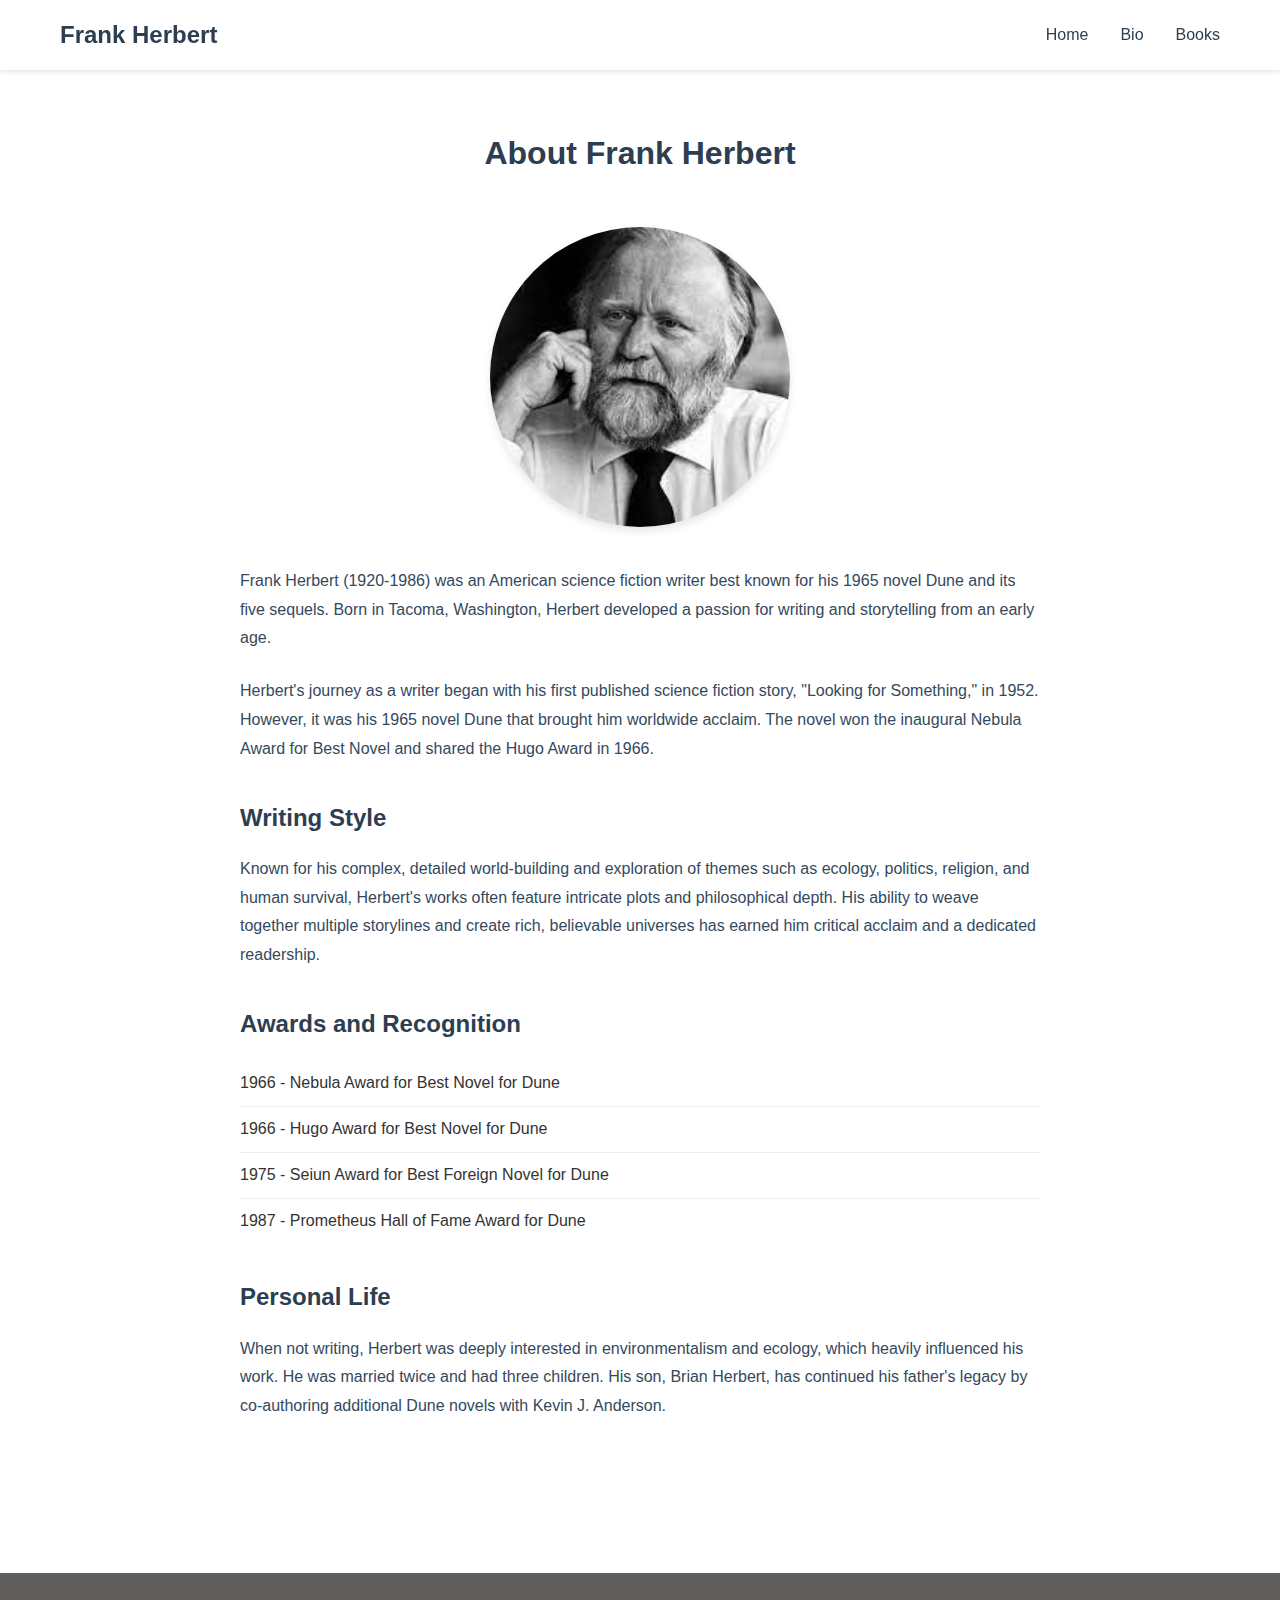
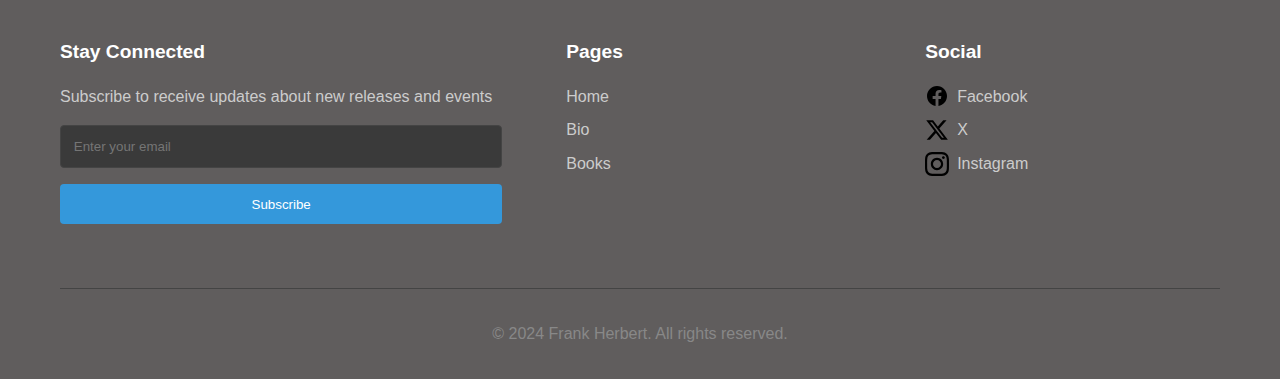
<file: pages/bio.html>
<!DOCTYPE html>
<html lang="en">
<head>
    <meta charset="UTF-8">
    <meta name="viewport" content="width=device-width, initial-scale=1.0">
    <link rel="stylesheet" href="/css/styles.css">
    <title>Frank Herbert - Biography</title>
</head>
<body>
    <nav class="navbar">
        <div class="container">
            <a href="/index.html" class="logo">Frank Herbert</a>
            <div class="nav-links">
                <a href="/index.html">Home</a>
                <a href="/pages/bio.html">Bio</a>
                <a href="/pages/books.html">Books</a>
            </div>
        </div>
    </nav>

    <div class="container">
        <section class="bio-section">
            <div class="bio-content">
                <h1>About Frank Herbert</h1>
                <div class="author-image">
                    <img src="/assets/images/frank-herbert.jpg" alt="Frank Herbert" loading="lazy" width="300" height="300">
                </div>
                <div class="bio-text">
                    <p>Frank Herbert (1920-1986) was an American science fiction writer best known for his 1965 novel Dune and its five sequels. Born in Tacoma, Washington, Herbert developed a passion for writing and storytelling from an early age.</p>
                    
                    <p>Herbert's journey as a writer began with his first published science fiction story, "Looking for Something," in 1952. However, it was his 1965 novel Dune that brought him worldwide acclaim. The novel won the inaugural Nebula Award for Best Novel and shared the Hugo Award in 1966.</p>
                    
                    <h2>Writing Style</h2>
                    <p>Known for his complex, detailed world-building and exploration of themes such as ecology, politics, religion, and human survival, Herbert's works often feature intricate plots and philosophical depth. His ability to weave together multiple storylines and create rich, believable universes has earned him critical acclaim and a dedicated readership.</p>
                    
                    <h2>Awards and Recognition</h2>
                    <ul class="awards-list">
                        <li>1966 - Nebula Award for Best Novel for Dune</li>
                        <li>1966 - Hugo Award for Best Novel for Dune</li>
                        <li>1975 - Seiun Award for Best Foreign Novel for Dune</li>
                        <li>1987 - Prometheus Hall of Fame Award for Dune</li>
                    </ul>
                    
                    <h2>Personal Life</h2>
                    <p>When not writing, Herbert was deeply interested in environmentalism and ecology, which heavily influenced his work. He was married twice and had three children. His son, Brian Herbert, has continued his father's legacy by co-authoring additional Dune novels with Kevin J. Anderson.</p>
                </div>
            </div>
        </section>
    </div>

    <footer class="footer">
        <div class="container">
            <div class="footer-content">
                <div class="footer-section">
                    <h3>Stay Connected</h3>
                    <p>Subscribe to receive updates about new releases and events</p>
                    <form class="newsletter-form">
                        <input type="email" placeholder="Enter your email" required>
                        <button type="submit">Subscribe</button>
                    </form>
                </div>
                <div class="footer-section">
                    <h3>Pages</h3>
                    <ul class="footer-links">
                        <li><a href="/index.html">Home</a></li>
                        <li><a href="/pages/bio.html">Bio</a></li>
                        <li><a href="/pages/books.html">Books</a></li>
                    </ul>
                </div>
                <div class="footer-section">
                    <h3>Social</h3>
                    <ul class="social-links">
                        <li>
                            <a href="https://facebook.com" target="_blank" rel="noopener noreferrer">
                                <img src="/assets/images/facebook-icon.svg" alt="Facebook" width="24" height="24">
                                Facebook
                            </a>
                        </li>
                        <li>
                            <a href="https://twitter.com" target="_blank" rel="noopener noreferrer">
                                <img src="/assets/images/x-icon.svg" alt="X" width="24" height="24">
                                X
                            </a>
                        </li>
                        <li>
                            <a href="https://instagram.com" target="_blank" rel="noopener noreferrer">
                                <img src="/assets/images/instagram-icon.svg" alt="Instagram" width="24" height="24">
                                Instagram
                            </a>
                        </li>
                    </ul>
                </div>
            </div>
            <div class="footer-bottom">
                <p>&copy; 2024 Frank Herbert. All rights reserved.</p>
            </div>
        </div>
    </footer>
</body>
</html>
</file>
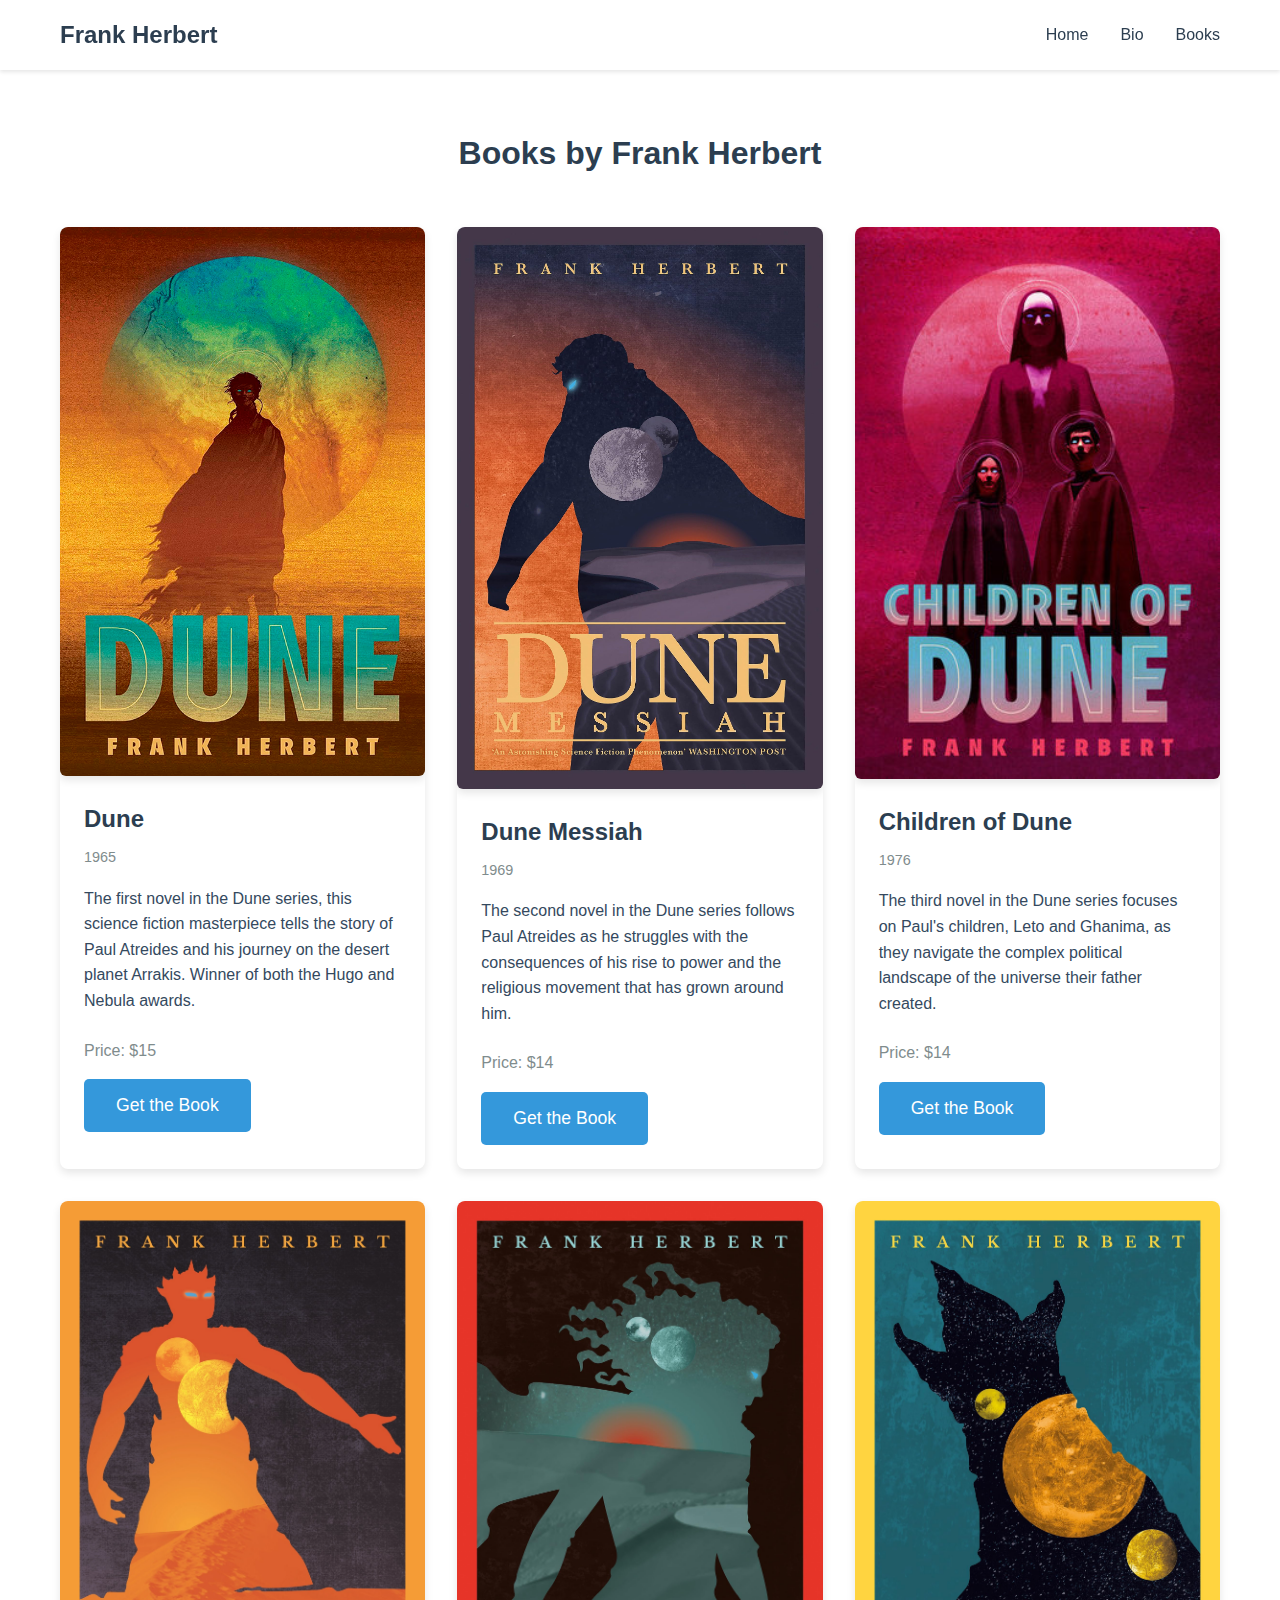
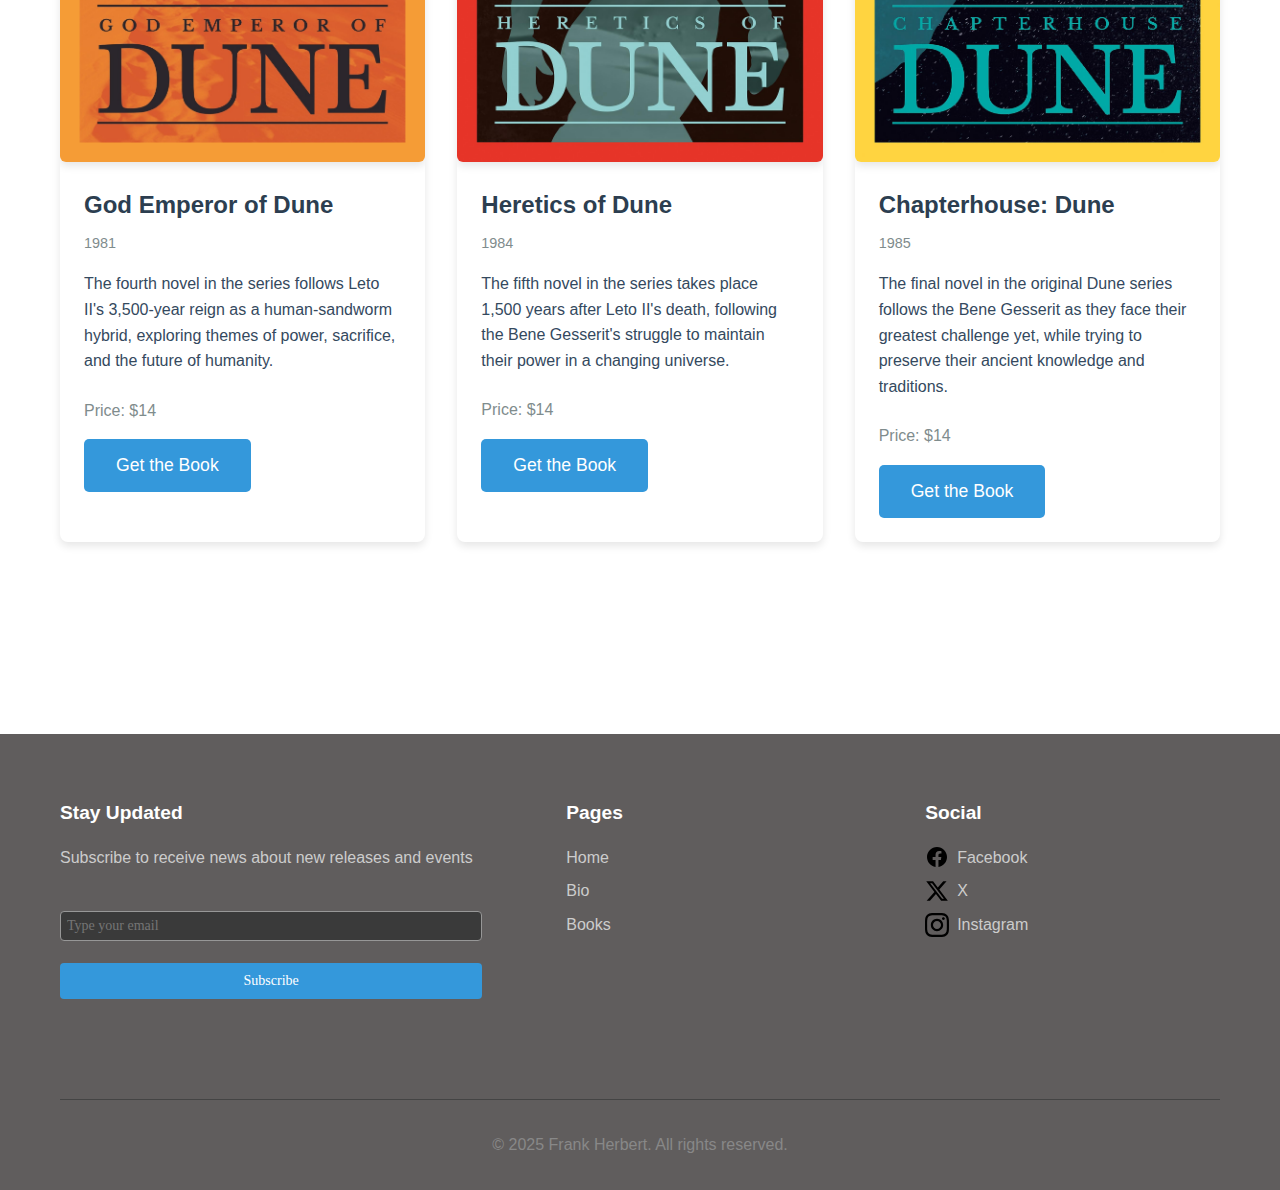
<file: pages/books.html>
<!DOCTYPE html>
<html lang="en">

<head>
    <meta charset="UTF-8">
    <meta name="viewport" content="width=device-width, initial-scale=1.0">
    <link rel="stylesheet" href="/css/styles.css">
    <link rel="stylesheet" href="/css/news-forms.css">

    <title>Frank Herbert - Books</title>
</head>

<body>
    <nav class="navbar">
        <div class="container">
            <a href="/index.html" class="logo">Frank Herbert</a>
            <div class="nav-links">
                <a href="/index.html">Home</a>
                <a href="/pages/bio.html">Bio</a>
                <a href="/pages/books.html">Books</a>
            </div>
        </div>
    </nav>

    <div class="container">
        <section class="books-section">
            <h1>Books by Frank Herbert</h1>

            <div class="books-grid">
                <div class="book-card">
                    <div class="book-cover">
                        <img src="/assets/images/dune.jpg" alt="Dune" loading="lazy" width="300" height="450">
                    </div>
                    <div class="book-info">
                        <h2>Dune</h2>
                        <p class="book-year">1965</p>
                        <p class="book-description">The first novel in the Dune series, this science fiction masterpiece
                            tells the story of Paul Atreides and his journey on the desert planet Arrakis. Winner of
                            both the Hugo and Nebula awards.</p>
                        <div class="book-price">Price: $15</div>
                        <button class="cta-button" onclick="openModal()">Get the Book</button>
                    </div>
                </div>

                <div class="book-card">
                    <div class="book-cover">
                        <img src="/assets/images/dune-messiah.jpg" alt="Dune Messiah" loading="lazy" width="300"
                            height="450">
                    </div>
                    <div class="book-info">
                        <h2>Dune Messiah</h2>
                        <p class="book-year">1969</p>
                        <p class="book-description">The second novel in the Dune series follows Paul Atreides as he
                            struggles with the consequences of his rise to power and the religious movement that has
                            grown around him.</p>
                        <div class="book-price">Price: $14</div>
                        <button class="cta-button" onclick="openModal()">Get the Book</button>
                    </div>
                </div>

                <div class="book-card">
                    <div class="book-cover">
                        <img src="/assets/images/children-of-dune.jpg" alt="Children of Dune" loading="lazy" width="300"
                            height="450">
                    </div>
                    <div class="book-info">
                        <h2>Children of Dune</h2>
                        <p class="book-year">1976</p>
                        <p class="book-description">The third novel in the Dune series focuses on Paul's children, Leto
                            and Ghanima, as they navigate the complex political landscape of the universe their father
                            created.</p>
                        <div class="book-price">Price: $14</div>
                        <button class="cta-button" onclick="openModal()">Get the Book</button>
                    </div>
                </div>

                <div class="book-card">
                    <div class="book-cover">
                        <img src="/assets/images/god-emperor.jpg" alt="God Emperor of Dune" loading="lazy" width="300"
                            height="450">
                    </div>
                    <div class="book-info">
                        <h2>God Emperor of Dune</h2>
                        <p class="book-year">1981</p>
                        <p class="book-description">The fourth novel in the series follows Leto II's 3,500-year reign as
                            a human-sandworm hybrid, exploring themes of power, sacrifice, and the future of humanity.
                        </p>
                        <div class="book-price">Price: $14</div>
                        <button class="cta-button" onclick="openModal()">Get the Book</button>
                    </div>
                </div>

                <div class="book-card">
                    <div class="book-cover">
                        <img src="/assets/images/heretics.jpg" alt="Heretics of Dune" loading="lazy" width="300"
                            height="450">
                    </div>
                    <div class="book-info">
                        <h2>Heretics of Dune</h2>
                        <p class="book-year">1984</p>
                        <p class="book-description">The fifth novel in the series takes place 1,500 years after Leto
                            II's death, following the Bene Gesserit's struggle to maintain their power in a changing
                            universe.</p>
                        <div class="book-price">Price: $14</div>
                        <button class="cta-button" onclick="openModal()">Get the Book</button>
                    </div>
                </div>

                <div class="book-card">
                    <div class="book-cover">
                        <img src="/assets/images/chapterhouse.jpg" alt="Chapterhouse: Dune" loading="lazy" width="300"
                            height="450">
                    </div>
                    <div class="book-info">
                        <h2>Chapterhouse: Dune</h2>
                        <p class="book-year">1985</p>
                        <p class="book-description">The final novel in the original Dune series follows the Bene
                            Gesserit as they face their greatest challenge yet, while trying to preserve their ancient
                            knowledge and traditions.</p>
                        <div class="book-price">Price: $14</div>
                        <button class="cta-button" onclick="openModal()">Get the Book</button>
                    </div>
                </div>
            </div>
        </section>
    </div>

    <footer class="footer">
        <div class="container">
            <div class="footer-content">
                <div class="footer-section">
                    <h3>Stay Updated</h3>
                    <p>Subscribe to receive news about new releases and events</p>
                    <form method="POST" action="https://mascstudent235.activehosted.com/proc.php" id="_form_3_"
                        class="newsletter-form _inline-form  _dark" novalidate data-styles-version="5">
                        <input type="hidden" name="u" value="3" />
                        <input type="hidden" name="f" value="3" />
                        <input type="hidden" name="s" />
                        <input type="hidden" name="c" value="0" />
                        <input type="hidden" name="m" value="0" />
                        <input type="hidden" name="act" value="sub" />
                        <input type="hidden" name="v" value="2" />
                        <input type="hidden" name="or" value="e838b9d359e0dca4aeb40d67fb0f8a2c" />
                        <div class="_form-content">
                            <div class="_form_element _x86240253 _full_width ">
                                <label for="email" class="_form-label">
                                </label>
                                <div class="_field-wrapper">
                                    <input type="text" id="email" name="email" placeholder="Type your email" required />
                                </div>
                            </div>
                            <div class="_button-wrapper _full_width">
                                <button id="_form_3_submit" class="_submit" type="submit">
                                    Subscribe
                                </button>
                            </div>
                            <div class="_clear-element">
                            </div>
                        </div>
                        <div class="_form-thank-you" style="display:none;">
                        </div>
                    </form>
                </div>
                <div class="footer-section">
                    <h3>Pages</h3>
                    <ul class="footer-links">
                        <li><a href="/index.html">Home</a></li>
                        <li><a href="/pages/bio.html">Bio</a></li>
                        <li><a href="/pages/books.html">Books</a></li>
                    </ul>
                </div>
                <div class="footer-section">
                    <h3>Social</h3>
                    <ul class="social-links">
                        <li>
                            <a href="https://facebook.com" target="_blank" rel="noopener noreferrer">
                                <img src="/assets/images/facebook-icon.svg" alt="Facebook" width="24" height="24">
                                Facebook
                            </a>
                        </li>
                        <li>
                            <a href="https://twitter.com" target="_blank" rel="noopener noreferrer">
                                <img src="/assets/images/x-icon.svg" alt="X" width="24" height="24">
                                X
                            </a>
                        </li>
                        <li>
                            <a href="https://instagram.com" target="_blank" rel="noopener noreferrer">
                                <img src="/assets/images/instagram-icon.svg" alt="Instagram" width="24" height="24">
                                Instagram
                            </a>
                        </li>
                    </ul>
                </div>
            </div>
            <div class="footer-bottom">
                <p>&copy; 2025 Frank Herbert. All rights reserved.</p>
            </div>
        </div>
    </footer>

    <!-- Modal Window -->
    <div id="authModal" class="modal">
        <div class="modal-content">
            <span class="close" onclick="closeModal()">&times;</span>
            <div class="auth-tabs">
                <button class="tab-button active" onclick="switchTab('login')">Login</button>
                <button class="tab-button" onclick="switchTab('register')">Register</button>
            </div>

            <div id="loginForm" class="auth-form">
                <h2>Login</h2>
                <form>
                    <input type="email" placeholder="Email" required>
                    <input type="password" placeholder="Password" required>
                    <button type="submit">Login</button>
                </form>
            </div>

            <div id="registerForm" class="auth-form" style="display: none;">
                <h2>Register</h2>
                <form>
                    <input type="text" placeholder="Name" required>
                    <input type="email" placeholder="Email" required>
                    <input type="password" placeholder="Password" required>
                    <button type="submit">Register</button>
                </form>
            </div>
        </div>
    </div>

    <script>
        function openModal() {
            document.getElementById('authModal').style.display = 'block';
        }

        function closeModal() {
            document.getElementById('authModal').style.display = 'none';
        }

        function switchTab(tab) {
            const loginForm = document.getElementById('loginForm');
            const registerForm = document.getElementById('registerForm');
            const loginTab = document.querySelector('.tab-button:first-child');
            const registerTab = document.querySelector('.tab-button:last-child');

            if (tab === 'login') {
                loginForm.style.display = 'block';
                registerForm.style.display = 'none';
                loginTab.classList.add('active');
                registerTab.classList.remove('active');
            } else {
                loginForm.style.display = 'none';
                registerForm.style.display = 'block';
                loginTab.classList.remove('active');
                registerTab.classList.add('active');
            }
        }

        window.onclick = function (event) {
            const modal = document.getElementById('authModal');
            if (event.target == modal) {
                closeModal();
            }
        }
    </script>
    <script src="../js/newsletter.js"></script>
</body>

</html>
</file>
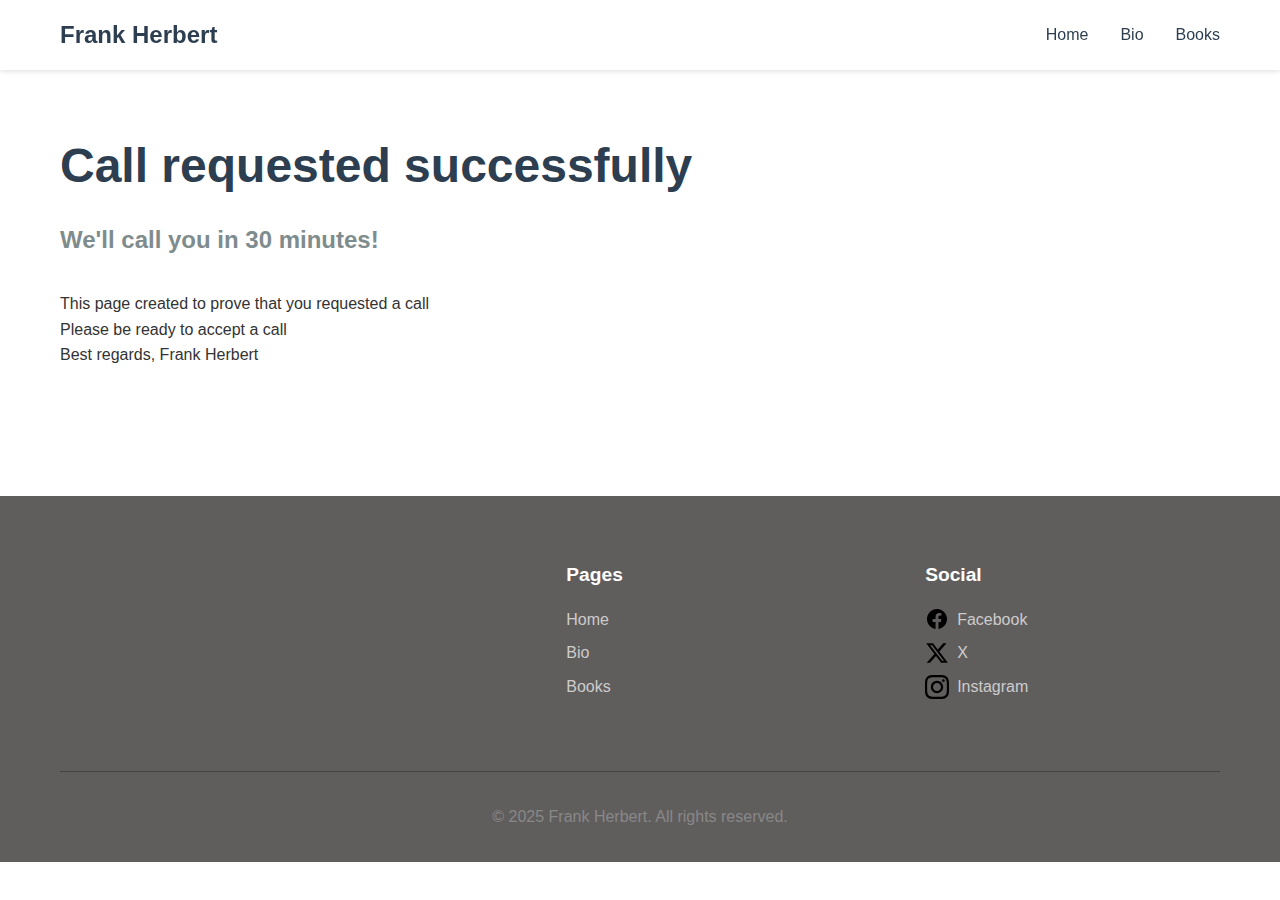
<file: pages/call-thanks.html>
<!DOCTYPE html>
<html lang="en">

<head>
	<meta charset="UTF-8">
	<meta name="viewport" content="width=device-width, initial-scale=1.0">
	<link rel="apple-touch-icon" sizes="180x180" href="/assets/apple-touch-icon.png">
	<link rel="icon" type="image/png" sizes="32x32" href="/assets/favicon-32x32.png">
	<link rel="icon" type="image/png" sizes="16x16" href="/assets/favicon-16x16.png">
	<link rel="manifest" href="/assets/site.webmanifest">
	<link rel="stylesheet" href="/css/styles.css">
	<link rel="stylesheet" href="/css/form-styles.css">
	<style>
		@import url(https://fonts.bunny.net/css?family=ibm-plex-sans:400,600);
	</style>
	<title>Frank Herbert - Dune</title>
</head>

<body>
	<div class="wrapper">
		<div class="content">
			<nav class="navbar">
				<div class="container">
					<a href="/" class="logo">Frank Herbert</a>
					<div class="nav-links">
						<a href="/">Home</a>
						<a href="/pages/bio.html">Bio</a>
						<a href="/pages/books.html">Books</a>
					</div>
				</div>
			</nav>

			<div class="container">
				<header class="hero">
					<div class="hero-content">
						<h1>Call requested successfully</h1>
						<h2>We'll call you in 30 minutes!</h2>
						<p class="hero-description">This page created to prove that you requested a call</p>

						<p class="hero-description">Please be ready to accept a call</p>
						<p class="hero-description">Best regards, Frank Herbert</p>
				</header>

			</div>
		</div>
		<footer class="footer">
			<div class="container">
				<div class="footer-content">
					<div class="footer-section">
					</div>
					<div class="footer-section">
						<h3>Pages</h3>
						<ul class="footer-links">
							<li><a href="/index.html">Home</a></li>
							<li><a href="/pages/bio.html">Bio</a></li>
							<li><a href="/pages/books.html">Books</a></li>
						</ul>
					</div>
					<div class="footer-section">
						<h3>Social</h3>
						<ul class="social-links">
							<li>
								<a href="https://facebook.com" target="_blank" rel="noopener noreferrer">
									<img src="/assets/images/facebook-icon.svg" alt="Facebook" width="24" height="24">
									Facebook
								</a>
							</li>
							<li>
								<a href="https://twitter.com" target="_blank" rel="noopener noreferrer">
									<img src="/assets/images/x-icon.svg" alt="X" width="24" height="24">
									X
								</a>
							</li>
							<li>
								<a href="https://instagram.com" target="_blank" rel="noopener noreferrer">
									<img src="/assets/images/instagram-icon.svg" alt="Instagram" width="24" height="24">
									Instagram
								</a>
							</li>
						</ul>
					</div>
				</div>
				<div class="footer-bottom">
					<p>&copy; 2025 Frank Herbert. All rights reserved.</p>
				</div>
			</div>
		</footer>
	</div>
	<script src="../js/site-track.js"></script>
</body>

</html>
</file>
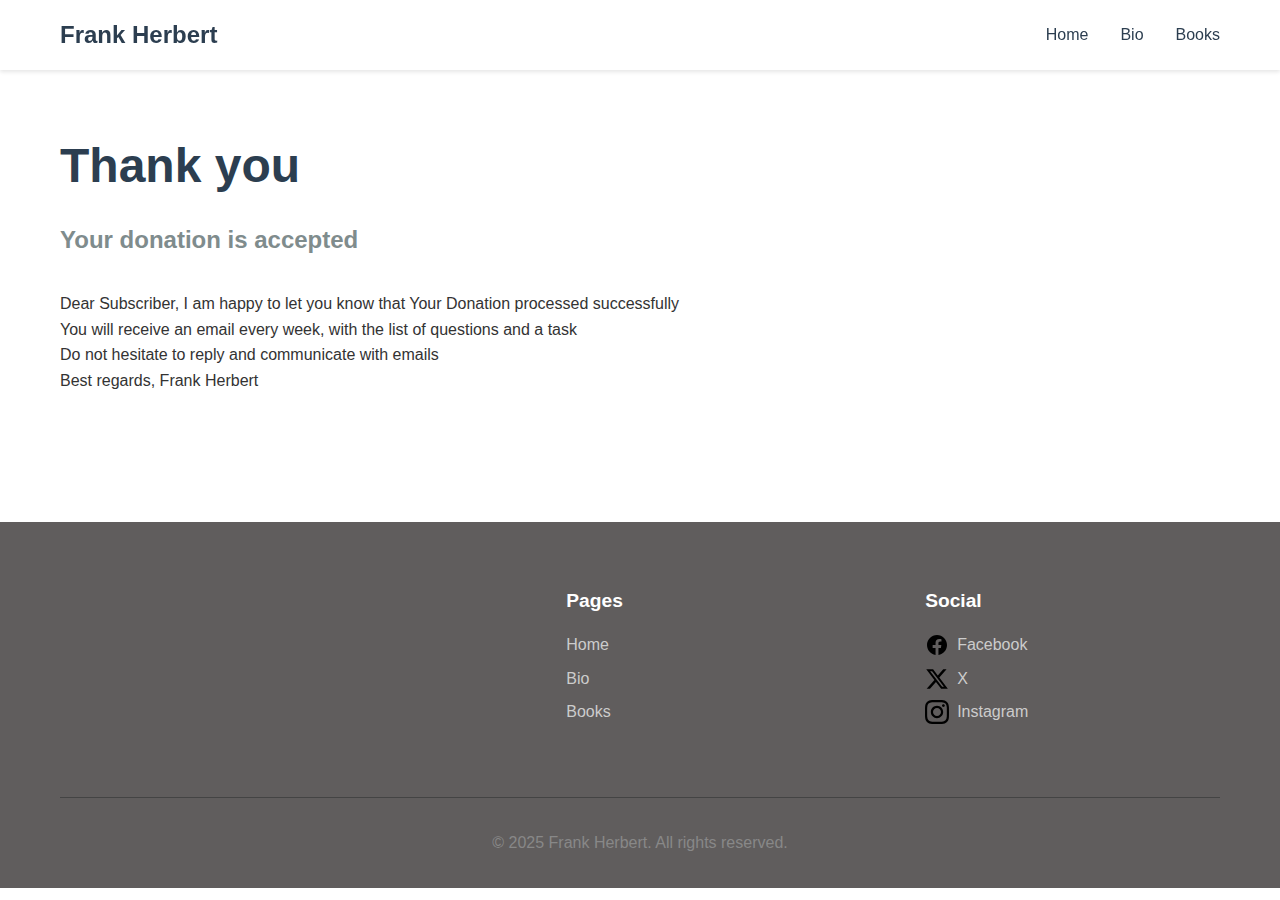
<file: pages/paid-thanks.html>
<!DOCTYPE html>
<html lang="en">

<head>
	<meta charset="UTF-8">
	<meta name="viewport" content="width=device-width, initial-scale=1.0">
	<link rel="apple-touch-icon" sizes="180x180" href="/assets/apple-touch-icon.png">
	<link rel="icon" type="image/png" sizes="32x32" href="/assets/favicon-32x32.png">
	<link rel="icon" type="image/png" sizes="16x16" href="/assets/favicon-16x16.png">
	<link rel="manifest" href="/assets/site.webmanifest">
	<link rel="stylesheet" href="/css/styles.css">
	<link rel="stylesheet" href="/css/form-styles.css">
	<style>
		@import url(https://fonts.bunny.net/css?family=ibm-plex-sans:400,600);
	</style>
	<title>Frank Herbert - Dune</title>
</head>

<body>
	<div class="wrapper">
		<div class="content">
			<nav class="navbar">
				<div class="container">
					<a href="/" class="logo">Frank Herbert</a>
					<div class="nav-links">
						<a href="/">Home</a>
						<a href="/pages/bio.html">Bio</a>
						<a href="/pages/books.html">Books</a>
					</div>
				</div>
			</nav>

			<div class="container">
				<header class="hero">
					<div class="hero-content">
						<h1>Thank you</h1>
						<h2>Your donation is accepted</h2>
						<p class="hero-description">Dear Subscriber, I am happy to let you know that Your Donation
							processed
							successfully</p>

						<p class="hero-description">You will receive an email every week, with the list of questions and
							a task
						</p>
						<p class="hero-description">Do not hesitate to reply and communicate with emails</p>
						<p class="hero-description">Best regards, Frank Herbert</p>
				</header>

			</div>
		</div>
		<footer class="footer">
			<div class="container">
				<div class="footer-content">
					<div class="footer-section">
					</div>
					<div class="footer-section">
						<h3>Pages</h3>
						<ul class="footer-links">
							<li><a href="/index.html">Home</a></li>
							<li><a href="/pages/bio.html">Bio</a></li>
							<li><a href="/pages/books.html">Books</a></li>
						</ul>
					</div>
					<div class="footer-section">
						<h3>Social</h3>
						<ul class="social-links">
							<li>
								<a href="https://facebook.com" target="_blank" rel="noopener noreferrer">
									<img src="/assets/images/facebook-icon.svg" alt="Facebook" width="24" height="24">
									Facebook
								</a>
							</li>
							<li>
								<a href="https://twitter.com" target="_blank" rel="noopener noreferrer">
									<img src="/assets/images/x-icon.svg" alt="X" width="24" height="24">
									X
								</a>
							</li>
							<li>
								<a href="https://instagram.com" target="_blank" rel="noopener noreferrer">
									<img src="/assets/images/instagram-icon.svg" alt="Instagram" width="24" height="24">
									Instagram
								</a>
							</li>
						</ul>
					</div>
				</div>
				<div class="footer-bottom">
					<p>&copy; 2025 Frank Herbert. All rights reserved.</p>
				</div>
			</div>
		</footer>
	</div>
	<script src="../js/site-track.js"></script>
</body>

</html>
</file>
<file: css/news-forms.css>
#_form_3_,
#_form_5_
{
	font-size: 14px;
	line-height: 1.6;
	font-family: arial, helvetica, sans-serif;
	margin: 0
}

#_form_3_ *,
#_form_5_ * {
	outline: 0
}

._form_hide {
	display: none;
	visibility: hidden
}

._form_show {
	display: block;
	visibility: visible
}

#_form_3_._form-top {
	top: 0
}

#_form_3_._form-bottom {
	bottom: 0
}

#_form_3_._form-left {
	left: 0
}

#_form_3_._form-right {
	right: 0
}

#_form_3_ input[type="text"],
#_form_5_ input[type="text"],
#_form_5_ input[type="email"],
#_form_3_ input[type="tel"],
#_form_3_ input[type="date"],
#_form_3_ textarea {
	padding: 6px;
	height: auto;
	border: #979797 1px solid;
	border-radius: 4px;
	color: #fff !important;
	font-size: 14px;
	-webkit-box-sizing: border-box;
	-moz-box-sizing: border-box;
	box-sizing: border-box
}

#_form_3_ textarea {
	resize: none
}

#_form_3_ ._submit, 
#_form_5_ ._submit{
	-webkit-appearance: none;
	cursor: pointer;
	font-family: arial, sans-serif;
	font-size: 14px;
	text-align: center;
	background: #3498db !important;
	border: 0 !important;
	-moz-border-radius: 4px !important;
	-webkit-border-radius: 4px !important;
	border-radius: 4px !important;
	color: #FFFFFF !important;
	padding: 10px !important
}

#_form_3_ ._submit:disabled,
#_form_5_ ._submit:disabled {
	cursor: not-allowed;
	opacity: 0.4
}

#_form_3_ ._submit.processing
#_form_5_ ._submit.processing {
	position: relative
}

#_form_3_ ._submit.processing::before
#_form_5_ ._submit.processing::before {
	content: "";
	width: 1em;
	height: 1em;
	position: absolute;
	z-index: 1;
	top: 50%;
	left: 50%;
	border: double 3px transparent;
	border-radius: 50%;
	background-image: linear-gradient(#004CFF, #004CFF), conic-gradient(#004CFF, #FFFFFF);
	background-origin: border-box;
	background-clip: content-box, border-box;
	animation: 1200ms ease 0s infinite normal none running _spin
}

#_form_3_ ._submit.processing::after
#_form_5_ ._submit.processing::after {
	content: "";
	position: absolute;
	top: 0;
	bottom: 0;
	left: 0;
	right: 0;
	background: #004CFF !important;
	border: 0 !important;
	-moz-border-radius: 4px !important;
	-webkit-border-radius: 4px !important;
	border-radius: 4px !important;
	color: #FFFFFF !important;
	padding: 10px !important
}

@keyframes _spin {
	0% {
		transform: translate(-50%, -50%) rotate(90deg)
	}

	100% {
		transform: translate(-50%, -50%) rotate(450deg)
	}
}

#_form_3_ ._close-icon,
#_form_5_ ._close-icon {
	cursor: pointer;
	background-image: url("https://d226aj4ao1t61q.cloudfront.net/esfkyjh1u_forms-close-dark.png");
	background-repeat: no-repeat;
	background-size: 14.2px 14.2px;
	position: absolute;
	display: block;
	top: 11px;
	right: 9px;
	overflow: hidden;
	width: 16.2px;
	height: 16.2px
}

#_form_3_ ._close-icon:before {
	position: relative
}

#_form_3_ ._form-body {
	margin-bottom: 30px
}

#_form_3_ ._form-image-left {
	width: 150px;
	float: left
}

#_form_3_ ._form-content-right {
	margin-left: 164px
}

#_form_3_ ._form-branding {
	color: #fff;
	font-size: 10px;
	clear: both;
	text-align: left;
	margin-top: 30px;
	font-weight: 100
}

#_form_3_ ._form-branding ._logo {
	display: block;
	width: 130px;
	height: 14px;
	margin-top: 6px;
	background-image: url("https://d226aj4ao1t61q.cloudfront.net/hh9ujqgv5_aclogo_li.png");
	background-size: 130px auto;
	background-repeat: no-repeat
}

#_form_3_ .form-sr-only {
	position: absolute;
	width: 1px;
	height: 1px;
	padding: 0;
	margin: -1px;
	overflow: hidden;
	clip: rect(0, 0, 0, 0);
	border: 0
}

#_form_3_ ._form-label, 
#_form_5_ ._form-label,
#_form_5_ ._form_element ._form-label,
#_form_3_ ._form_element ._form-label {
	font-weight: bold;
	margin-bottom: 5px;
	display: block
}

#_form_3_._dark ._form-branding {
	color: #333
}

#_form_3_._dark ._form-branding ._logo {
	background-image: url("https://d226aj4ao1t61q.cloudfront.net/jftq2c8s_aclogo_dk.png")
}

#_form_3_ ._form_element,
#_form_5_ ._form_element 
{
	position: relative;
	margin-bottom: 10px;
	font-size: 0;
	max-width: 100%
}

#_form_3_ ._form_element *,
#_form_5_ ._form_element * {
	font-size: 14px
}

#_form_3_ ._form_element._clear,
#_form_5_ ._form_element._clear {
	clear: both;
	width: 100%;
	float: none
}

#_form_3_ ._form_element._clear:after,
#_form_5_ ._form_element._clear:after {
	clear: left
}

#_form_3_ ._form_element input[type="text"],
#_form_3_ ._form_element input[type="date"],
#_form_3_ ._form_element select,
#_form_3_ ._form_element textarea:not(.g-recaptcha-response) {
	display: block;
	width: 100%;
	-webkit-box-sizing: border-box;
	-moz-box-sizing: border-box;
	box-sizing: border-box;
	font-family: inherit
}

#_form_3_ ._field-wrapper,
#_form_5_ ._field-wrapper {
	position: relative
}

#_form_3_ ._inline-style,
#_form_5_ ._inline-style {
	float: left
}

#_form_3_ ._inline-style input[type="text"],
#_form_5_ ._inline-style input[type="text"] {
	width: 150px
}

#_form_3_ ._inline-style:not(._clear)+._inline-style:not(._clear) {
	margin-left: 20px
}

#_form_3_ ._form_element img._form-image {
	max-width: 100%
}

#_form_3_ ._form_element ._form-fieldset {
	border: 0;
	padding: 0.01em 0 0 0;
	margin: 0;
	min-width: 0
}

#_form_3_ ._clear-element {
	clear: left
}

#_form_3_ ._full_width {
	width: 100%
}

#_form_3_ ._form_full_field {
	display: block;
	width: 100%;
	margin-bottom: 10px
}

#_form_3_ input[type="text"]._has_error,
#_form_3_ textarea._has_error {
	border: #F37C7B 1px solid
}

#_form_3_ input[type="checkbox"]._has_error {
	outline: #F37C7B 1px solid
}

#_form_3_ ._show_be_error {
	float: left
}

#_form_3_ ._error {
	display: block;
	position: absolute;
	font-size: 14px;
	z-index: 10000001
}

#_form_3_ ._error._above {
	padding-bottom: 4px;
	bottom: 39px;
	right: 0
}

#_form_3_ ._error._below {
	padding-top: 8px;
	top: 100%;
	right: 0
}

#_form_3_ ._error._above ._error-arrow {
	bottom: -4px;
	right: 15px;
	border-left: 8px solid transparent;
	border-right: 8px solid transparent;
	border-top: 8px solid #FFDDDD
}

#_form_3_ ._error._below ._error-arrow {
	top: 0;
	right: 15px;
	border-left: 8px solid transparent;
	border-right: 8px solid transparent;
	border-bottom: 8px solid #FFDDDD
}

#_form_3_ ._error-inner {
	padding: 12px 12px 12px 36px;
	background-color: #FFDDDD;
	background-image: url("data:image/svg+xml,%3Csvg width='16' height='16' viewBox='0 0 16 16' fill='none' xmlns='http://www.w3.org/2000/svg'%3E%3Cpath fill-rule='evenodd' clip-rule='evenodd' d='M16 8C16 12.4183 12.4183 16 8 16C3.58172 16 0 12.4183 0 8C0 3.58172 3.58172 0 8 0C12.4183 0 16 3.58172 16 8ZM9 3V9H7V3H9ZM9 13V11H7V13H9Z' fill='%23CA0000'/%3E%3C/svg%3E");
	background-repeat: no-repeat;
	background-position: 12px center;
	font-size: 14px;
	font-family: arial, sans-serif;
	font-weight: 600;
	line-height: 16px;
	color: #000;
	text-align: center;
	text-decoration: none;
	-webkit-border-radius: 4px;
	-moz-border-radius: 4px;
	border-radius: 4px;
	box-shadow: 0 1px 4px rgba(31, 33, 41, 0.298295)
}

@media only screen and (max-width:319px) {
	#_form_3_ ._error-inner {
		padding: 7px 7px 7px 25px;
		font-size: 12px;
		line-height: 12px;
		background-position: 4px center;
		max-width: 100px;
		white-space: nowrap;
		overflow: hidden;
		text-overflow: ellipsis
	}
}

#_form_3_ ._error-inner._form_error {
	margin-bottom: 5px;
	text-align: left
}

#_form_3_ ._button-wrapper ._error-inner._form_error {
	position: static
}

#_form_3_ ._error-inner._no_arrow {
	margin-bottom: 10px
}

#_form_3_ ._error-arrow {
	position: absolute;
	width: 0;
	height: 0
}

#_form_3_ ._error-html {
	margin-bottom: 10px
}

.pika-single {
	z-index: 10000001 !important
}

#_form_3_ input[type="text"].datetime_date {
	width: 69%;
	display: inline
}

#_form_3_ select.datetime_time {
	width: 29%;
	display: inline;
	height: 32px
}

#_form_3_ input[type="date"].datetime_date {
	width: 69%;
	display: inline-flex
}

#_form_3_ input[type="time"].datetime_time {
	width: 29%;
	display: inline-flex
}

@media (min-width:320px) and (max-width:667px) {
	::-webkit-scrollbar {
		display: none
	}

	#_form_3_ {
		margin: 0;
		width: 100%;
		min-width: 100%;
		max-width: 100%;
		box-sizing: border-box
	}

	#_form_3_ * {
		-webkit-box-sizing: border-box;
		-moz-box-sizing: border-box;
		box-sizing: border-box;
		font-size: 1em
	}

	#_form_3_ ._form-content {
		margin: 0;
		width: 100%
	}

	#_form_3_ ._form-inner {
		display: block;
		min-width: 100%
	}

	#_form_3_ ._form-title,
	#_form_3_ ._inline-style {
		margin-top: 0;
		margin-right: 0;
		margin-left: 0
	}

	#_form_3_ ._form-title {
		font-size: 1.2em
	}

	#_form_3_ ._form_element {
		margin: 0 0 20px;
		padding: 0;
		width: 100%
	}

	#_form_3_ ._form-element,
	#_form_3_ ._inline-style,
	#_form_3_ input[type="text"],
	#_form_3_ label,
	#_form_3_ p,
	#_form_3_ textarea:not(.g-recaptcha-response) {
		float: none;
		display: block;
		width: 100%
	}

	#_form_3_ ._row._checkbox-radio label {
		display: inline
	}

	#_form_3_ ._row,
	#_form_3_ p,
	#_form_3_ label {
		margin-bottom: 0.7em;
		width: 100%
	}

	#_form_3_ ._row input[type="checkbox"],
	#_form_3_ ._row input[type="radio"] {
		margin: 0 !important;
		vertical-align: middle !important
	}

	#_form_3_ ._row input[type="checkbox"]+span label {
		display: inline
	}

	#_form_3_ ._row span label {
		margin: 0 !important;
		width: initial !important;
		vertical-align: middle !important
	}

	#_form_3_ ._form-image {
		max-width: 100%;
		height: auto !important
	}

	#_form_3_ input[type="text"] {
		padding-left: 10px;
		padding-right: 10px;
		font-size: 16px;
		line-height: 1.3em;
		-webkit-appearance: none
	}

	#_form_3_ input[type="radio"],
	#_form_3_ input[type="checkbox"] {
		display: inline-block;
		width: 1.3em;
		height: 1.3em;
		font-size: 1em;
		margin: 0 0.3em 0 0;
		vertical-align: baseline
	}

	#_form_3_ button[type="submit"] {
		padding: 20px;
		font-size: 1.5em
	}

	#_form_3_ ._inline-style {
		margin: 20px 0 0 !important
	}

	#_form_3_ ._inline-style input[type="text"] {
		width: 100%
	}
}

#_form_3_ .sms_consent_checkbox {
	position: relative;
	width: 100%;
	display: flex;
	align-items: flex-start;
	padding: 20px 0
}

#_form_3_ .sms_consent_checkbox input[type="checkbox"] {
	float: left;
	margin: 5px 10px 10px 0
}

#_form_3_ .sms_consent_checkbox .sms_consent_message {
	display: inline;
	float: left;
	text-align: left;
	margin-bottom: 10px;
	font-size: 14px;
	color: #7D8799
}

#_form_3_ .sms_consent_checkbox .sms_consent_message.sms_consent_mini {
	width: 90%
}

#_form_3_ .sms_consent_checkbox ._error._above {
	right: auto;
	bottom: 0
}

#_form_3_ .sms_consent_checkbox ._error._above ._error-arrow {
	right: auto;
	left: 5px
}

@media (min-width:320px) and (max-width:667px) {
	#_form_3_ .sms_consent_checkbox ._error._above {
		top: -30px;
		left: 0;
		bottom: auto
	}
}

#_form_3_ .field-required {
	color: #FF0000
}

#_form_3_ {
	position: relative;
	text-align: left;
	margin: 20px auto 0;
	padding-right: 20px;
	padding-bottom: 20px;
	-webkit-box-sizing: border-box;
	-moz-box-sizing: border-box;
	box-sizing: border-box;
	border: 0;
	max-width: 500px;
	-moz-border-radius: 0px !important;
	-webkit-border-radius: 0px !important;
	border-radius: 0px !important;
	color: #000000
}

#_form_3_ ._show_be_error {
	min-width: 100%
}

#_form_3_._inline-form,
#_form_3_._inline-form ._form-content {
	font-family: Adamina;
	font-size: 14px;
	font-weight: 400
}

#_form_3_._inline-form ._row span,
#_form_3_._inline-form ._row label {
	font-family: Adamina;
	font-size: 14px;
	font-weight: 400;
	line-height: 1.6em;
	color: black !important
}

#_form_3__inlineform input[type="text"],
#_form_3__inlineform input[type="date"],
#_form_3__inlineform input[type="tel"],
#_form_3__inlineform select,
#_form_3__inlineform textarea:not(.g-recaptcha-response) {
	font-family: Adamina;
	font-size: 14px;
	font-weight: 400;
	font-color: #000000;
	line-height: 1.6em
}

#_form_3_._inline-form ._html-code *:not(h1, h2, h3, h4, h5, h6),
#_form_3_._inline-form .sms_consent_message,
#_form_3_._inline-form ._form-thank-you {
	font-family: Adamina;
	font-size: 14px;
	font-weight: 400;
	color: black !important
}

#_form_3_._inline-form ._form-label,
#_form_3_._inline-form ._form-emailidentifier,
#_form_3_._inline-form ._form-checkbox-option-label {
	font-family: Adamina;
	font-size: 14px;
	font-weight: 700;
	line-height: 1.6em;
	color: black !important
}

#_form_3_._inline-form ._submit {
	margin-top: 12px;
	font-family: Adamina;
	font-size: 14px;
	font-weight: 400
}

#_form_3_._inline-form ._html-code h1,
#_form_3_._inline-form ._html-code h2,
#_form_3_._inline-form ._html-code h3,
#_form_3_._inline-form ._html-code h4,
#_form_3_._inline-form ._html-code h5,
#_form_3_._inline-form ._html-code h6,
#_form_3_._inline-form ._form-title {
	font-family: Adamina;
	font-size: 22px;
	line-height: normal;
	font-weight: 400;
	color: black;
	margin-bottom: 0;
	display: block
}

#_form_3_._inline-form ._form-branding {
	font-family: "IBM Plex Sans", Helvetica, sans-serif;
	font-size: 13px;
	font-weight: 100;
	font-style: normal;
	text-decoration: none
}

#_form_3_:before,
#_form_3_:after {
	content: " ";
	display: table
}

#_form_3_:after {
	clear: both
}

#_form_3_._inline-style {
	width: auto;
	display: inline-block
}

#_form_3_._inline-style input[type="text"],
#_form_3_._inline-style input[type="date"] {
	padding: 10px 12px
}

#_form_3_._inline-style button._inline-style {
	position: relative;
	top: 27px
}

#_form_3_._inline-style p {
	margin: 0
}

#_form_3_._inline-style ._button-wrapper {
	position: relative;
	margin: 16px 12.5px 0 20px
}

#_form_3_ ._form-thank-you {
	position: relative;
	left: 0;
	right: 0;
	text-align: center;
	font-size: 18px
}

#_form_3_ ._form-pc-confirmation ._submit {
	margin-top: 16px
}

@media (min-width:320px) and (max-width:667px) {
	#_form_3_._inline-form._inline-style ._inline-style._button-wrapper {
		margin-top: 20px !important;
		margin-left: 0 !important
	}
}

#_form_3_ .iti {
	width: 100%
}

#_form_3_ .iti.iti--allow-dropdown.iti--separate-dial-code {
	width: 100%
}

#_form_3_ .iti input {
	width: 100%;
	border: #979797 1px solid;
	border-radius: 4px
}

#_form_3_ .iti--separate-dial-code .iti__selected-flag {
	background-color: #FFFFFF;
	border-radius: 4px
}

#_form_3_ .iti--separate-dial-code .iti__selected-flag:hover {
	background-color: rgba(0, 0, 0, 0.05)
}

#_form_3_ .iti__country-list {
	border-radius: 4px;
	margin-top: 4px;
	min-width: 460px
}

#_form_3_ .iti__country-list--dropup {
	margin-bottom: 4px
}

#_form_3_ .phone-error-hidden {
	display: none
}

#_form_3_ .phone-error {
	color: #E40E49
}

#_form_3_ .phone-input-error {
	border: 1px solid #E40E49 !important
}

#_form_3_._inline-form ._form-content ._form-list-subscriptions-field fieldset {
	margin: 0;
	margin-bottom: 1.1428571429em;
	border: none;
	padding: 0
}

#_form_3_._inline-form ._form-content ._form-list-subscriptions-field fieldset:last-child {
	margin-bottom: 0
}

#_form_3_._inline-form ._form-content ._form-list-subscriptions-field legend {
	margin-bottom: 1.1428571429em
}

#_form_3_._inline-form ._form-content ._form-list-subscriptions-field label {
	display: flex;
	align-items: flex-start;
	justify-content: flex-start;
	margin-bottom: 0.8571428571em
}

#_form_3_._inline-form ._form-content ._form-list-subscriptions-field label:last-child {
	margin-bottom: 0
}

#_form_3_._inline-form ._form-content ._form-list-subscriptions-field input {
	margin: 0;
	margin-right: 8px
}

#_form_3_._inline-form ._form-content ._form-list-subscriptions-field ._form-checkbox-option-label {
	display: block;
	font-weight: 400;
	margin-top: -4px
}

#_form_3_._inline-form ._form-content ._form-list-subscriptions-field ._form-checkbox-option-label-with-description {
	display: block;
	font-weight: 700;
	margin-top: -4px
}

#_form_3_._inline-form ._form-content ._form-list-subscriptions-field ._form-checkbox-option-description {
	margin: 0;
	font-size: 0.8571428571em
}

#_form_3_._inline-form ._form-content ._form-list-subscriptions-field ._form-subscriptions-unsubscribe-all-description {
	line-height: normal;
	margin-top: -2px
}
</file>
<file: css/form-styles.css>
.form-group-register {  
        display: flex;
        padding-top: 635px;
    }
    #_form_1_ {
        position: fixed;
        z-index: 10000000;
        background-color: #fff;
        border-radius: 4px;
        box-shadow: 0 0 10px rgba(0, 0, 0, 0.2);
        padding: 20px;
        width: 400px;
        max-width: calc(100% - 40px);
        margin: auto;
        left: 50%;
        top: 50%;
        transform: translate(-50%, -50%);
    }
    #_form_1_._form-top {
        top: 0;
        left: 50%;
        transform: translate(-50%, 0);
    }
    #_form_1_._form-bottom {
        bottom: 0;
        left: 50%;
        transform: translate(-50%, 0);
    }
    #_form_1_._form-left {
        left: 0;
        top: 50%;
        transform: translate(0, -50%);
    }
    #_form_1_ {
        font-size: 14px;
        line-height: 1.6;
        font-family: arial, helvetica, sans-serif;
        margin: 0;
    }
    
    #_form_1_ * {
        outline: 0;
    }
    
    ._form_hide {
        display: none;
        visibility: hidden;
    }
    
    ._form_show {
        display: block;
        visibility: visible;
    }
    
    #_form_1_._form-top {
        top: 0;
    }
    
    #_form_1_._form-bottom {
        bottom: 0;
    }
    
    #_form_1_._form-left {
        left: 0;
    }
    
    #_form_1_._form-right {
        right: 0;
    }
    
    #_form_1_ input[type="text"],
    #_form_1_ input[type="tel"],
    #_form_1_ input[type="date"],
    #_form_1_ textarea {
        padding: 6px;
        height: auto;
        border: #979797 1px solid;
        border-radius: 4px;
        color: #000 !important;
        font-size: 14px;
        -webkit-box-sizing: border-box;
        -moz-box-sizing: border-box;
        box-sizing: border-box;
    }
    
    #_form_1_ textarea {
        resize: none;
    }
    
    #_form_1_ ._submit {
        -webkit-appearance: none;
        cursor: pointer;
        font-family: arial, sans-serif;
        font-size: 14px;
        text-align: center;
        background: #004CFF !important;
        border: 0 !important;
        -moz-border-radius: 4px !important;
        -webkit-border-radius: 4px !important;
        border-radius: 4px !important;
        color: #FFFFFF !important;
        padding: 10px !important;
    }
    
    #_form_1_ ._submit:disabled {
        cursor: not-allowed;
        opacity: 0.4;
    }

    #_form_1_ ._submit:disabled {
        cursor: not-allowed;
        opacity: 0.4;
    }

    #_form_1_ ._submit.processing {
        position: relative;
    }

    #_form_1_ ._submit.processing::before {
        content: "";
        width: 1em;
        height: 1em;
        position: absolute;
        z-index: 1;
        top: 50%;
        left: 50%;
        border: double 3px transparent;
        border-radius: 50%;
        background-image: linear-gradient(#004CFF, #004CFF), conic-gradient(#004CFF, #FFFFFF);
        background-origin: border-box;
        background-clip: content-box, border-box;
        animation: 1200ms ease 0s infinite normal none running _spin;
    }

    #_form_1_ ._submit.processing::after {
        content: "";
        position: absolute;
        top: 0;
        bottom: 0;
        left: 0;
        right: 0;
        background: #004CFF !important;
        border: 0 !important;
        border-radius: 4px !important;
        color: #FFFFFF !important;
        padding: 10px !important;
    }

    @keyframes _spin {
        0% {
            transform: translate(-50%, -50%) rotate(90deg);
        }
        100% {
            transform: translate(-50%, -50%) rotate(450deg);
        }
    }

    #_form_1_ ._close-icon {
        cursor: pointer;
        background-image: url("https://d226aj4ao1t61q.cloudfront.net/esfkyjh1u_forms-close-dark.png");
        background-repeat: no-repeat;
        background-size: 14.2px 14.2px;
        position: absolute;
        display: block;
        top: 11px;
        right: 9px;
        overflow: hidden;
        width: 16.2px;
        height: 16.2px;
    }

    #_form_1_ ._form-body {
        margin-bottom: 30px;
    }

    #_form_1_ ._form-image-left {
        width: 150px;
        float: left;
    }

    #_form_1_ ._form-content-right {
        margin-left: 164px;
    }

    #_form_1_ ._form-branding {
        color: #fff;
        font-size: 10px;
        clear: both;
        text-align: left;
        margin-top: 30px;
        font-weight: 100;
    }

    #_form_1_ ._form-branding ._logo {
        display: block;
        width: 130px;
        height: 14px;
        margin-top: 6px;
        background-image: url("https://d226aj4ao1t61q.cloudfront.net/hh9ujqgv5_aclogo_li.png");
        background-size: 130px auto;
        background-repeat: no-repeat;
    }

    #_form_1_ ._form-label,
    #_form_1_ ._form_element ._form-label {
        font-weight: bold;
        margin-bottom: 5px;
        display: block;
    }

    #_form_1_ ._form_element {
        position: relative;
        margin-bottom: 10px;
        font-size: 0;
        max-width: 100%;
    }

    #_form_1_ ._form_element * {
        font-size: 14px;
    }

    #_form_1_ ._form_element input[type="text"],
    #_form_1_ ._form_element input[type="date"],
    #_form_1_ ._form_element select,
    #_form_1_ ._form_element textarea:not(.g-recaptcha-response) {
        display: block;
        width: 100%;
        box-sizing: border-box;
        font-family: inherit;
    }

    #_form_1_ ._field-wrapper {
        position: relative;
    }

    #_form_1_ ._error {
        display: block;
        position: absolute;
        font-size: 14px;
        z-index: 10000001;
    }

    #_form_1_ ._error._above {
        padding-bottom: 4px;
        bottom: 39px;
        right: 0;
    }

    #_form_1_ ._error._below {
        padding-top: 8px;
        top: 100%;
        right: 0;
    }

    #_form_1_ ._error-inner {
        padding: 12px 12px 12px 36px;
        background-color: #FFDDDD;
        background-image: url("data:image/svg+xml,%3Csvg width='16' height='16' viewBox='0 0 16 16' fill='none' xmlns='http://www.w3.org/2000/svg'%3E%3Cpath fill-rule='evenodd' clip-rule='evenodd' d='M16 8C16 12.4183 12.4183 16 8 16C3.58172 16 0 12.4183 0 8C0 3.58172 3.58172 0 8 0C12.4183 0 16 3.58172 16 8ZM9 3V9H7V3H9ZM9 13V11H7V13H9Z' fill='%23CA0000'/%3E%3C/svg%3E");
        background-repeat: no-repeat;
        background-position: 12px center;
        font-size: 14px;
        font-family: arial, sans-serif;
        font-weight: 600;
        line-height: 16px;
        color: #000;
        text-align: center;
        border-radius: 4px;
    }

    @media only screen and (max-width: 319px) {
        #_form_1_ ._error-inner {
            padding: 7px 7px 7px 25px;
            font-size: 12px;
            line-height: 12px;
            background-position: 4px center;
            max-width: 100px;
            white-space: nowrap;
            overflow: hidden;
            text-overflow: ellipsis;
        }
    }

    #_form_1_ ._form-thank-you {
        position: relative;
        left: 0;
        right: 0;
        text-align: center;
        font-size: 18px;
    }

    #_form_1_ ._form-thank-you ._form-thank-you-inner {
        padding: 12px 12px 12px 36px;
        background-color: #E8F4FF;
        background-image: url("data:image/svg+xml,%3Csvg width='16' height='16' viewBox='0 0 16 16' fill='none' xmlns='http://www.w3.org/2000/svg'%3E%3Cpath fill-rule='evenodd' clip-rule='evenodd' d='M8.00001 0C3.58172 0 0.0000152588 3.58172 0.0000152588 8C0.0000152588 12.4183 3.58172 16 8.00001 16C12.4183 16 15.9999 12.4183 15.9999 8C15.9999 3.58172 12.4183 -2.38419e-07 8.00001 -2.38419e-07ZM11.7071 5L7.70711 9L4.29289 5L5.70711 3.58579L7.70711 5L10.2929 2.41421L11.7071 5ZM7.70711 10L4.29289 14L5.70711 15.4142L7.70711 13L10.2929 15.5858L11.7071 13L7.70711 10Z' fill='%23004CFF'/%3E%3C/svg%3E");
        background-repeat: no-repeat;
        background-position: center left;
        font-size: inherit;
        font-family: inherit;
        font-weight: inherit;
        line-height: inherit;
        color: #000;
        text-align: center;
        border-radius: inherit;
    }
    @media only screen and (max-width: 319px) {
        #_form_1_ ._form-thank-you ._form-thank-you-inner {
            padding: 7px 7px 7px 25px;
            font-size: 12px;
            line-height: 12px;
            background-position: 4px center;
            max-width: 100px;
            white-space: nowrap;
            overflow: hidden;
            text-overflow: ellipsis;
        }
    }
    #_form_1_ ._form-thank-you ._form-thank-you-inner ._form-thank-you-close {
        position: absolute;
        top: 0;
        right: 0;
        width: 16px;
        height: 16px;
        background-image: url("https://d226aj4ao1t61q.cloudfront.net/esfkyjh1u_forms-close-dark.png");
        background-repeat: no-repeat;
        background-size: 14.2px 14.2px;
    }
    #_form_1_ ._form-thank-you ._form-thank-you-inner ._form-thank-you-close:hover {
        background-image: url("https://d226aj4ao1t61q.cloudfront.net/esfkyjh1u_forms-close-dark.png");
    }
    #_form_1_ ._form-thank-you ._form-thank-you-inner ._form-thank-you-close:active {
        background-image: url("https://d226aj4ao1t61q.cloudfront.net/esfkyjh1u_forms-close-dark.png");
    }
    #_form_1_ ._form-thank-you ._form-thank-you-inner ._form-thank-you-close:focus {
        background-image: url("https://d226aj4ao1t61q.cloudfront.net/esfkyjh1u_forms-close-dark.png");
    }
    #_form_1_ ._form-thank-you ._form-thank-you-inner ._form-thank-you-close:focus-visible {
        background-image: url("https://d226aj4ao1t61q.cloudfront.net/esfkyjh1u_forms-close-dark.png");
    }
    #_form_1_ ._form-thank-you ._form-thank-you-inner ._form-thank-you-close:focus-visible {
        outline: none;
    }
    #_form_1_ ._form-thank-you ._form-thank-you-inner ._form-thank-you-close:focus {
        outline: none;
    }
</file>
<file: css/styles.css>
/* Reset and base styles */
* {
    margin: 0;
    padding: 0;
    box-sizing: border-box;
}

body {
    font-family: 'Arial', sans-serif;
    line-height: 1.6;
    color: #333;
}

a {
    text-decoration: none;
    color: #2c3e50;
}

.container {
    max-width: 1200px;
    margin: 0 auto;
    padding: 0 20px;
}

/* Navigation */
.navbar {
    background-color: #fff;
    box-shadow: 0 2px 4px rgba(0,0,0,0.1);
    padding: 1rem 0;
    position: fixed;
    width: 100%;
    top: 0;
    z-index: 1000;
}

.navbar .container {
    display: flex;
    justify-content: space-between;
    align-items: center;
}

.logo {
    font-size: 1.5rem;
    font-weight: bold;
    color: #2c3e50;
}

.nav-links {
    display: flex;
    gap: 2rem;
}

.nav-links a {
    font-weight: 500;
    transition: color 0.3s;
}

.nav-links a:hover {
    color: #3498db;
}

/* Hero Section */
.hero {
    display: flex;
    align-items: center;
    justify-content: space-between;
    padding: 8rem 0 4rem;
    gap: 2rem;
}

.hero-content {
    flex: 1;
}

.hero h1 {
    font-size: 3rem;
    margin-bottom: 1rem;
    color: #2c3e50;
}

.hero h2 {
    font-size: 1.5rem;
    margin-bottom: 2rem;
    color: #7f8c8d;
}

.cta-button {
    background-color: #3498db;
    color: white;
    padding: 1rem 2rem;
    border: none;
    border-radius: 5px;
    font-size: 1.1rem;
    cursor: pointer;
    transition: background-color 0.3s;
}

.cta-button:hover {
    background-color: #2980b9;
}

.book-cover img {
    max-width: 100%;
    height: auto;
    box-shadow: 0 4px 8px rgba(0,0,0,0.1);
    border-radius: 6px;
}

/* Newsletter Section */
.newsletter {
    text-align: center;
    padding: 4rem 0;
    background-color: #f8f9fa;
    margin: 2rem 0;
}

.newsletter h2 {
    margin-bottom: 1rem;
}

.newsletter p {
    margin-bottom: 2rem;
    color: #7f8c8d;
}

.newsletter-form {
    display: flex;
    max-width: 500px;
    margin: 0 auto;
    gap: 1rem;
}

.newsletter-form input {
    flex: 1;
    padding: 0.8rem;
    border: 1px solid #ddd;
    border-radius: 5px;
}

.newsletter-form button {
    padding: 0.8rem 1.5rem;
    background-color: #3498db;
    color: #fff;
    border: none;
    border-radius: 4px;
    cursor: pointer;
    transition: background-color 0.3s;
    width: 100%;
}

.newsletter-form button:hover {
    background-color: #2980b9;
}

/* Modal Styles */
.modal {
    display: none;
    position: fixed;
    top: 0;
    left: 0;
    width: 100%;
    height: 100%;
    background-color: rgba(0,0,0,0.5);
    z-index: 1001;
    overflow-y: auto;
}

.modal-content {
    background-color: white;
    padding: 2.5rem;
    width: 90%;
    max-width: 450px;
    border-radius: 12px;
    position: relative;
    margin: 5% auto;
    box-shadow: 0 4px 20px rgba(0, 0, 0, 0.1);
    transform: translateY(0);
}

.close {
    position: absolute;
    right: 1rem;
    top: 1rem;
    font-size: 1.5rem;
    cursor: pointer;
}

.auth-tabs {
    display: flex;
    margin-bottom: 2rem;
    border-bottom: 1px solid #ddd;
}

.tab-button {
    flex: 1;
    padding: 1rem;
    text-align: center;
    background: none;
    border: none;
    cursor: pointer;
    font-size: 1.1rem;
    color: #7f8c8d;
}

.tab-button.active {
    color: #3498db;
    border-bottom: 2px solid #3498db;
}

.auth-form {
    display: flex;
    flex-direction: column;
    gap: 1rem;
}

.auth-form input {
    padding: 0.8rem;
    border: 1px solid #ddd;
    border-radius: 5px;
}

.auth-form button {
    background-color: #3498db;
    color: white;
    padding: 1rem;
    border: none;
    border-radius: 5px;
    cursor: pointer;
    transition: background-color 0.3s;
}

.auth-form button:hover {
    background-color: #2980b9;
}

/* Responsive Design */
@media (max-width: 768px) {
    .hero {
        flex-direction: column;
        text-align: center;
        padding-top: 6rem;
    }

    .hero h1 {
        font-size: 2.5rem;
    }

    .newsletter-form {
        flex-direction: column;
    }

    .nav-links {
        display: none;
    }
}

.book {
    padding: 10px;
    border: 1px solid rgb(125, 8, 39);
    border-radius: 5px;
}

.book-name {
    font-size: 1.2rem;
    font-weight: bold;
    text-align: center;
}

/* Bio Section Styles */
.bio-section {
    padding: 8rem 0 4rem;
}

.bio-content {
    max-width: 800px;
    margin: 0 auto;
}

.bio-content h1 {
    text-align: center;
    margin-bottom: 3rem;
    color: #2c3e50;
}

.author-image {
    text-align: center;
    margin-bottom: 2rem;
}

.author-image img {
    width: 300px;
    height: 300px;
    border-radius: 50%;
    object-fit: cover;
    box-shadow: 0 4px 8px rgba(0,0,0,0.1);
}

.bio-text {
    line-height: 1.8;
}

.bio-text h2 {
    color: #2c3e50;
    margin: 2rem 0 1rem;
}

.bio-text p {
    margin-bottom: 1.5rem;
    color: #34495e;
}

.awards-list {
    list-style-type: none;
    padding-left: 0;
}

.awards-list li {
    padding: 0.5rem 0;
    border-bottom: 1px solid #eee;
}

.awards-list li:last-child {
    border-bottom: none;
}

/* Books Section Styles */
.books-section {
    padding: 8rem 0 4rem;
}

.books-section h1 {
    text-align: center;
    margin-bottom: 3rem;
    color: #2c3e50;
}

.books-grid {
    display: grid;
    grid-template-columns: repeat(auto-fit, minmax(300px, 1fr));
    gap: 2rem;
    margin-bottom: 4rem;
}

.book-card {
    background: white;
    border-radius: 8px;
    overflow: hidden;
    box-shadow: 0 4px 8px rgba(0,0,0,0.1);
    transition: transform 0.3s;
}

.book-card:hover {
    transform: translateY(-5px);
}

.book-cover img {
    width: 100%;
    height: auto;
    display: block;
}

.book-info {
    padding: 1.5rem;
}

.book-info h2 {
    color: #2c3e50;
    margin-bottom: 0.5rem;
}

.book-year {
    color: #7f8c8d;
    font-size: 0.9rem;
    margin-bottom: 1rem;
}

.book-description {
    color: #34495e;
    margin-bottom: 1.5rem;
    line-height: 1.6;
}

.book-price {
    font-size: 1rem;
    color: #7f8c8d;
    font-weight: 500;
    margin: 1rem 0;
    font-family: 'Arial', sans-serif;
}

.price-section {
    margin: 1.5rem 0;
    display: flex;
    align-items: center;
    gap: 1rem;
}

.original-price {
    font-size: 1.2rem;
    color: #7f8c8d;
    text-decoration: line-through;
    font-weight: 500;
}

.discount-price {
    font-size: 1.5rem;
    color: #2c3e50;
    font-weight: 600;
}

.discount-offer {
    font-size: 0.9rem;
    color: #e74c3c;
    font-weight: 500;
    background-color: rgba(231, 76, 60, 0.1);
    padding: 0.3rem 0.6rem;
    border-radius: 4px;
}

/* Enhanced Modal Styles */
.auth-form h2 {
    font-size: 1.8rem;
    color: #2c3e50;
    margin-bottom: 0.5rem;
    text-align: center;
}

.form-subtitle {
    color: #7f8c8d;
    text-align: center;
    margin-bottom: 1.5rem;
    font-size: 0.95rem;
}

.social-login {
    display: flex;
    flex-direction: column;
    gap: 0.8rem;
    margin-bottom: 1.5rem;
}

.social-btn {
    display: flex;
    align-items: center;
    justify-content: center;
    gap: 0.8rem;
    padding: 0.8rem;
    border: 1px solid #ddd;
    border-radius: 6px;
    background: white;
    cursor: pointer;
    transition: all 0.3s;
    font-size: 0.95rem;
    color: #2c3e50;
}

.social-btn:hover {
    background-color: #f8f9fa;
}

.social-btn img {
    width: 20px;
    height: 20px;
}

.divider {
    display: flex;
    align-items: center;
    text-align: center;
    margin: 1.5rem 0;
    color: #7f8c8d;
    font-size: 0.9rem;
}

.divider::before,
.divider::after {
    content: '';
    flex: 1;
    border-bottom: 1px solid #ddd;
}

.divider span {
    padding: 0 1rem;
}

.form-group {
    margin-bottom: 1.2rem;
}

.form-group label {
    display: block;
    margin-bottom: 0.5rem;
    color: #2c3e50;
    font-size: 0.9rem;
    font-weight: 500;
}

.form-group input {
    width: 100%;
    padding: 0.8rem;
    border: 1px solid #ddd;
    border-radius: 6px;
    font-size: 0.95rem;
    transition: border-color 0.3s;
}

.form-group input:focus {
    border-color: #3498db;
    outline: none;
}

.form-options {
    display: flex;
    justify-content: space-between;
    align-items: center;
    margin-bottom: 1.5rem;
    font-size: 0.9rem;
}

.remember-me {
    display: flex;
    align-items: center;
    gap: 0.5rem;
    color: #7f8c8d;
}

.remember-me input[type="checkbox"] {
    width: 16px;
    height: 16px;
}

.forgot-password {
    color: #3498db;
    text-decoration: none;
}

.forgot-password:hover {
    text-decoration: underline;
}

.submit-btn {
    width: 100%;
    padding: 1rem;
    background-color: #3498db;
    color: white;
    border: none;
    border-radius: 6px;
    font-size: 1rem;
    font-weight: 500;
    cursor: pointer;
    transition: background-color 0.3s;
}

.submit-btn:hover {
    background-color: #2980b9;
}

.terms {
    font-size: 0.85rem;
    color: #7f8c8d;
    text-align: center;
    margin: 1.5rem 0;
    line-height: 1.4;
}

.terms a {
    color: #3498db;
    text-decoration: none;
}

.terms a:hover {
    text-decoration: underline;
}

/* Footer Styles */
.footer {
    background-color: #605d5d;
    color: #fff;
    padding: 4rem 0 2rem;
    margin-top: 4rem;
}

.footer .container {
    display: flex;
    flex-direction: column;
    gap: 2rem;
}

.footer-content {
    display: grid;
    grid-template-columns: 1.5fr 1fr 1fr;
    gap: 4rem;
    width: 100%;
}

.footer-section {
    text-align: left;
}

.footer-section h3 {
    color: #fff;
    margin-bottom: 1rem;
    font-size: 1.2rem;
}

.footer-section p {
    color: #ccc;
    margin-bottom: 1rem;
}

.newsletter-form {
    display: flex;
    flex-direction: column;
    gap: 1rem;
    max-width: 100%;
}

.newsletter-form input {
    padding: 0.8rem;
    border: 1px solid #444;
    border-radius: 4px;
    background-color: #3a3a3a;
    color: #fff;
    width: 100%;
}

.newsletter-form button {
    padding: 0.8rem 1.5rem;
    background-color: #3498db;
    color: #fff;
    border: none;
    border-radius: 4px;
    cursor: pointer;
    transition: background-color 0.3s;
    width: 100%;
}

.newsletter-form button:hover {
    background-color: #2980b9;
}

.footer-links, .social-links {
    list-style: none;
    padding: 0;
    margin: 0;
}

.footer-links li, .social-links li {
    margin-bottom: 0.5rem;
}

.footer-links a, .social-links a {
    color: #ccc;
    text-decoration: none;
    transition: color 0.3s;
    display: flex;
    align-items: center;
    gap: 0.5rem;
}

.footer-links a:hover, .social-links a:hover {
    color: #fff;
}

.footer-bottom {
    text-align: center;
    padding-top: 2rem;
    border-top: 1px solid #444;
    margin-top: 2rem;
    width: 100%;
}

.footer-bottom p {
    color: #888;
    margin: 0;
}

@media (max-width: 768px) {
    .footer-content {
        grid-template-columns: 1fr;
        gap: 2rem;
    }
    
    .footer-section {
        text-align: center;
    }
    
    .newsletter-form {
        max-width: 100%;
    }
}

/* Footer Newsletter Section */
.newsletter-section {
    text-align: center;
    max-width: 400px;
    margin: 0 auto;
}

.newsletter-section h3 {
    margin-bottom: 1rem;
}

.newsletter-section p {
    color: #666;
    margin-bottom: 1.5rem;
}

.newsletter-section .newsletter-form {
    display: flex;
    flex-direction: column;
    gap: 1rem;
}

.newsletter-section .newsletter-form input {
    padding: 0.8rem;
    border: 1px solid #ddd;
    border-radius: 4px;
    font-size: 1rem;
}

.newsletter-section .newsletter-form button {
    padding: 0.8rem;
    background-color: #333;
    color: white;
    border: none;
    border-radius: 4px;
    cursor: pointer;
    transition: background-color 0.3s ease;
}

.newsletter-section .newsletter-form button:hover {
    background-color: #000;
}

@media (max-width: 768px) {
    .newsletter-section {
        order: -1;
        margin-bottom: 2rem;
    }
}
</file>
